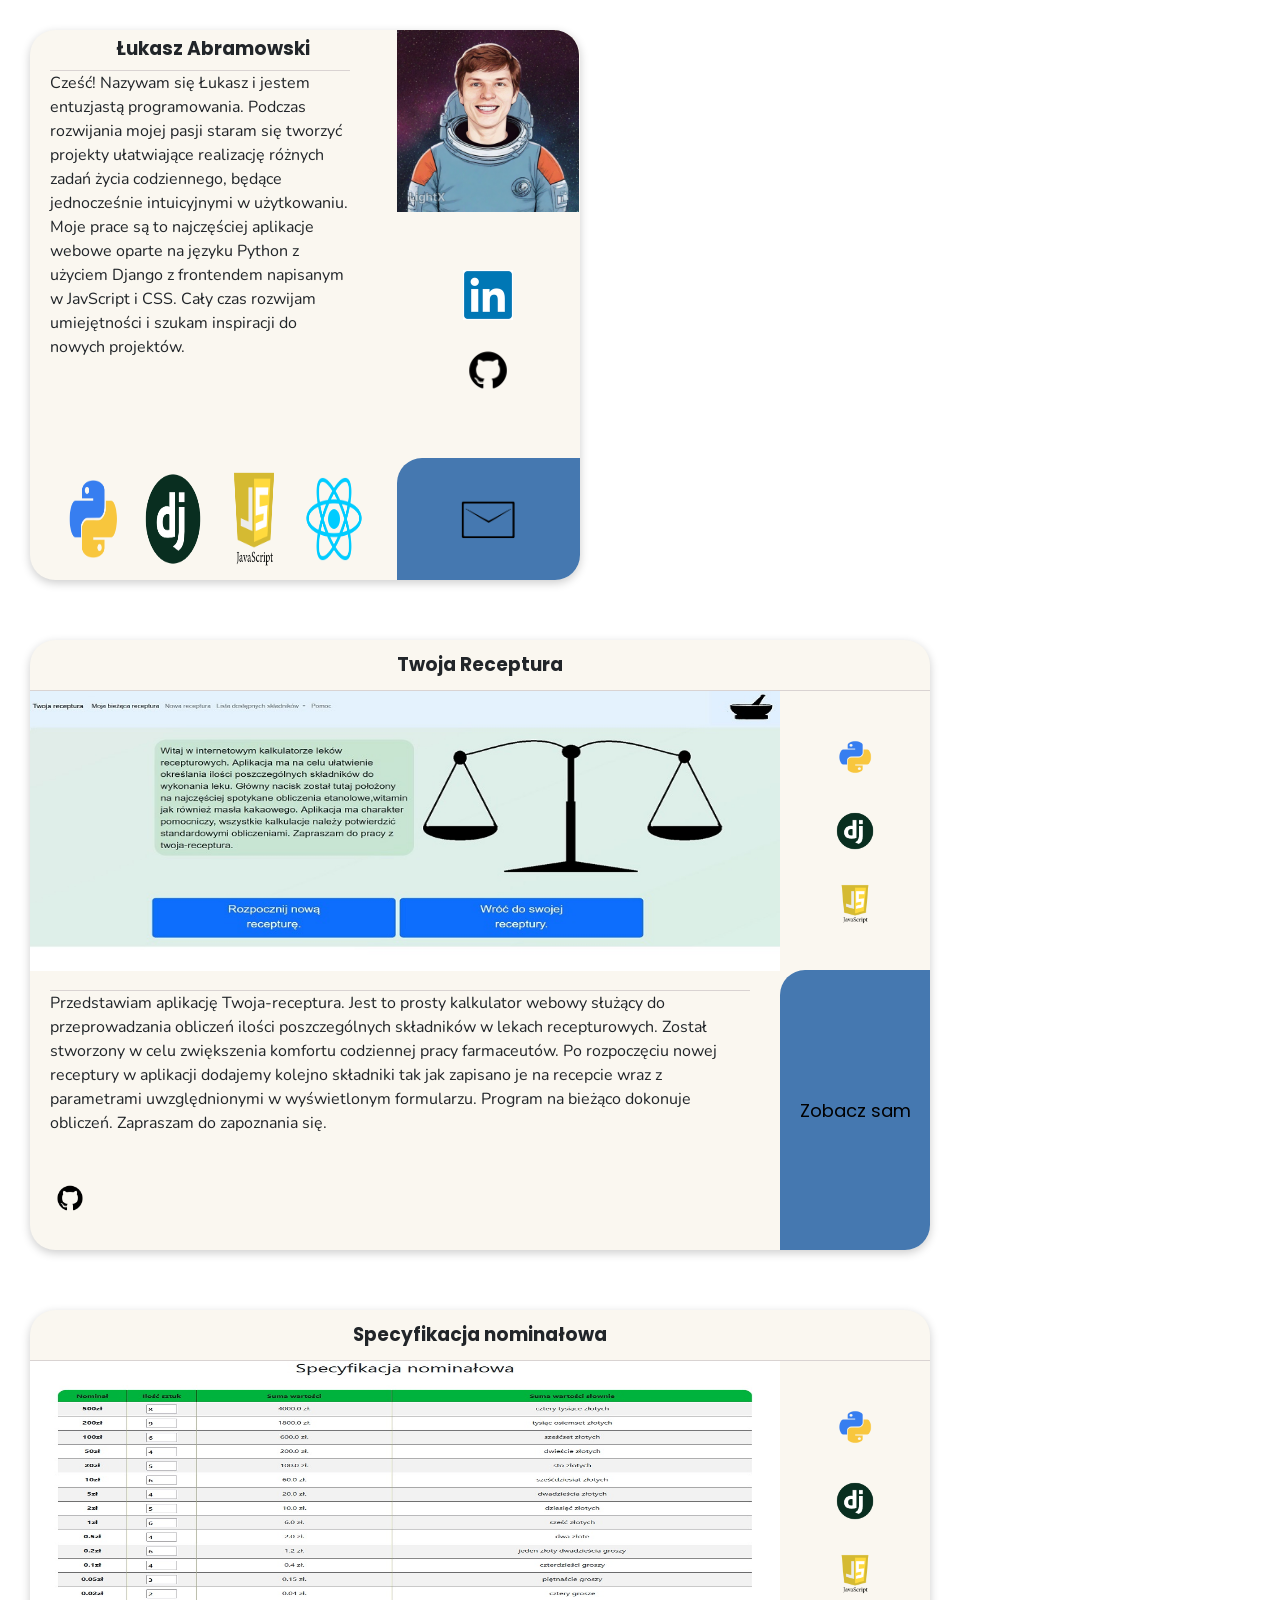
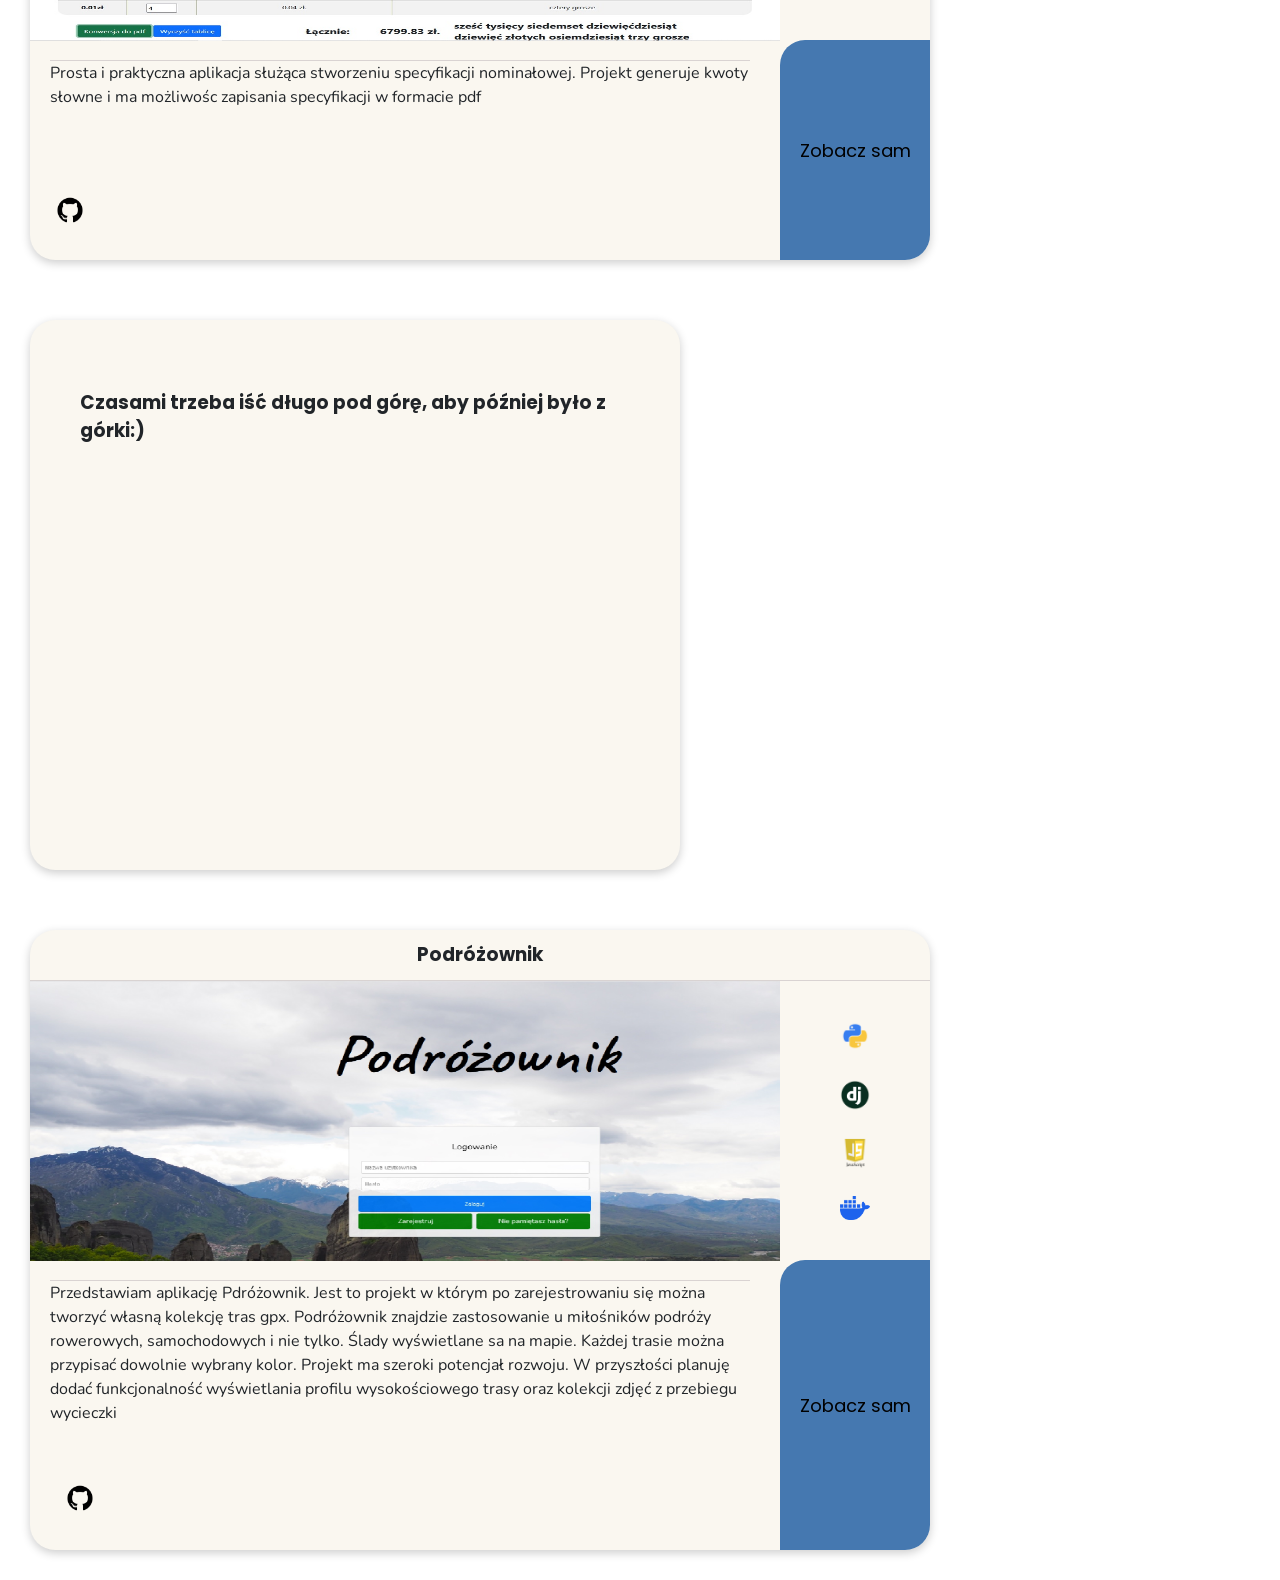
<file: site/index.html>
<head>
    <meta charset="UTF-8">

    <link rel="preconnect" href="https://fonts.googleapis.com">
    <link rel="preconnect" href="https://fonts.gstatic.com" crossorigin>
    <link href="https://fonts.googleapis.com/css2?family=Poppins:wght@700&display=swap" rel="stylesheet"> 
    <link href="https://fonts.googleapis.com/css2?family=Nunito&display=swap" rel="stylesheet"> 
    <link rel="stylesheet" href="https://cdn.jsdelivr.net/npm/bootstrap@4.0.0/dist/css/bootstrap.min.css" integrity="sha384-Gn5384xqQ1aoWXA+058RXPxPg6fy4IWvTNh0E263XmFcJlSAwiGgFAW/dAiS6JXm" crossorigin="anonymous">
<link rel="stylesheet" href="index.css">

</head>

<body>
    
    <moje-informacje name="Łukasz Abramowski" avatar="cosmos.jpg" envel="envelope.png" django="django.png" python="python.png" js="js.png" react="react.png" linkedin="linkedin.png" github="github.png"></moje-informacje>
    
    <twoja-receptura  avatar="receptura.jpg"  django="django.png" python="python.png" js="js.png" github="github.png"></twoja-receptura>
    <specyfikacja-nominalowa avatar="specyfikacja.jpg" django="django.png" python="python.png" js="js.png" github="github.png"></specyfikacja-nominalowa>
    <moje-motto></moje-motto>
    <podrozownik-app avatar="podrozownik.jpg"  django="django.png" python="python.png" js="js.png" docker="docker.png" github="github.png">></podrozownik-app>
<script src="about.js"></script>
<script src="receptura.js"></script> 
<script src="specyfikacja.js"></script> 
<script src="motto.js"></script>
    <script src="podrozownik.js"></script>
<script src="https://code.jquery.com/jquery-3.2.1.slim.min.js" integrity="sha384-KJ3o2DKtIkvYIK3UENzmM7KCkRr/rE9/Qpg6aAZGJwFDMVNA/GpGFF93hXpG5KkN" crossorigin="anonymous"></script>
<script src="https://cdn.jsdelivr.net/npm/popper.js@1.12.9/dist/umd/popper.min.js" integrity="sha384-ApNbgh9B+Y1QKtv3Rn7W3mgPxhU9K/ScQsAP7hUibX39j7fakFPskvXusvfa0b4Q" crossorigin="anonymous"></script>
<script src="https://cdn.jsdelivr.net/npm/bootstrap@4.0.0/dist/js/bootstrap.min.js" integrity="sha384-JZR6Spejh4U02d8jOt6vLEHfe/JQGiRRSQQxSfFWpi1MquVdAyjUar5+76PVCmYl" crossorigin="anonymous"></script>   
</body>
</file>
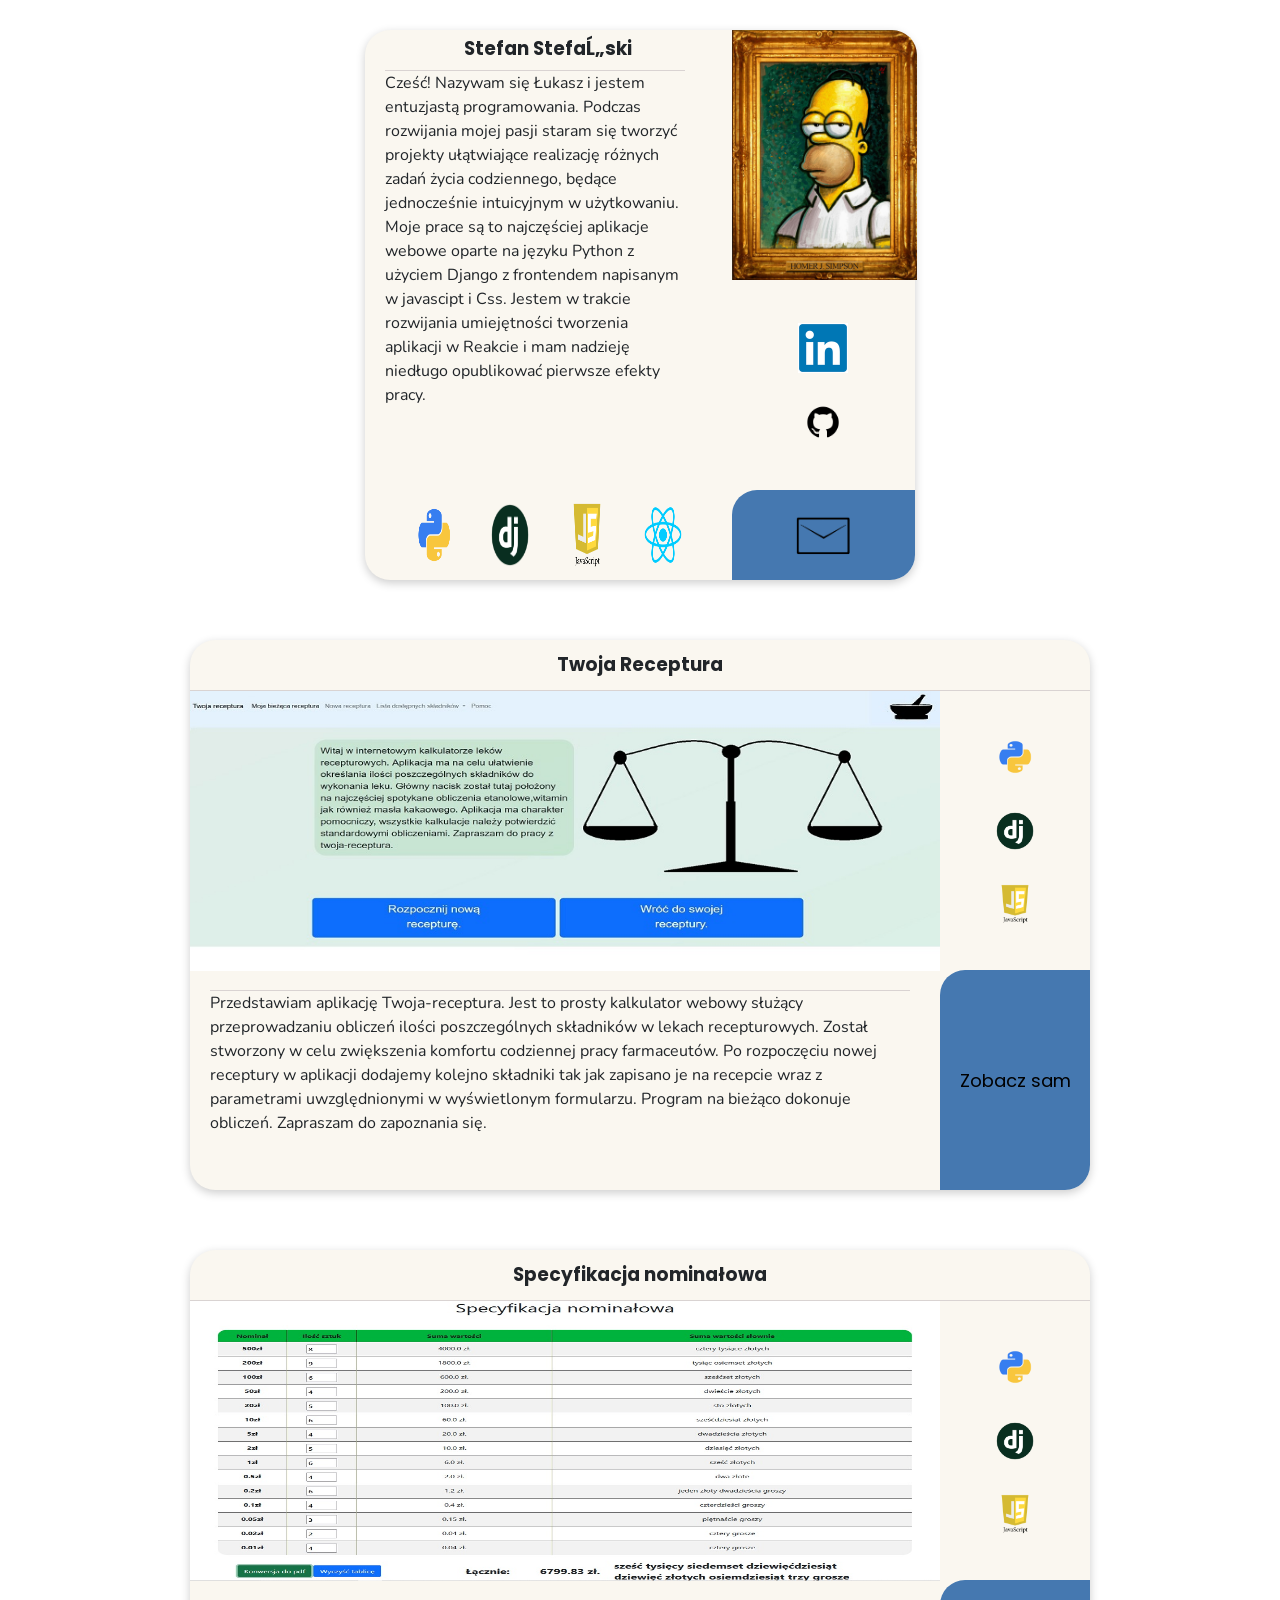
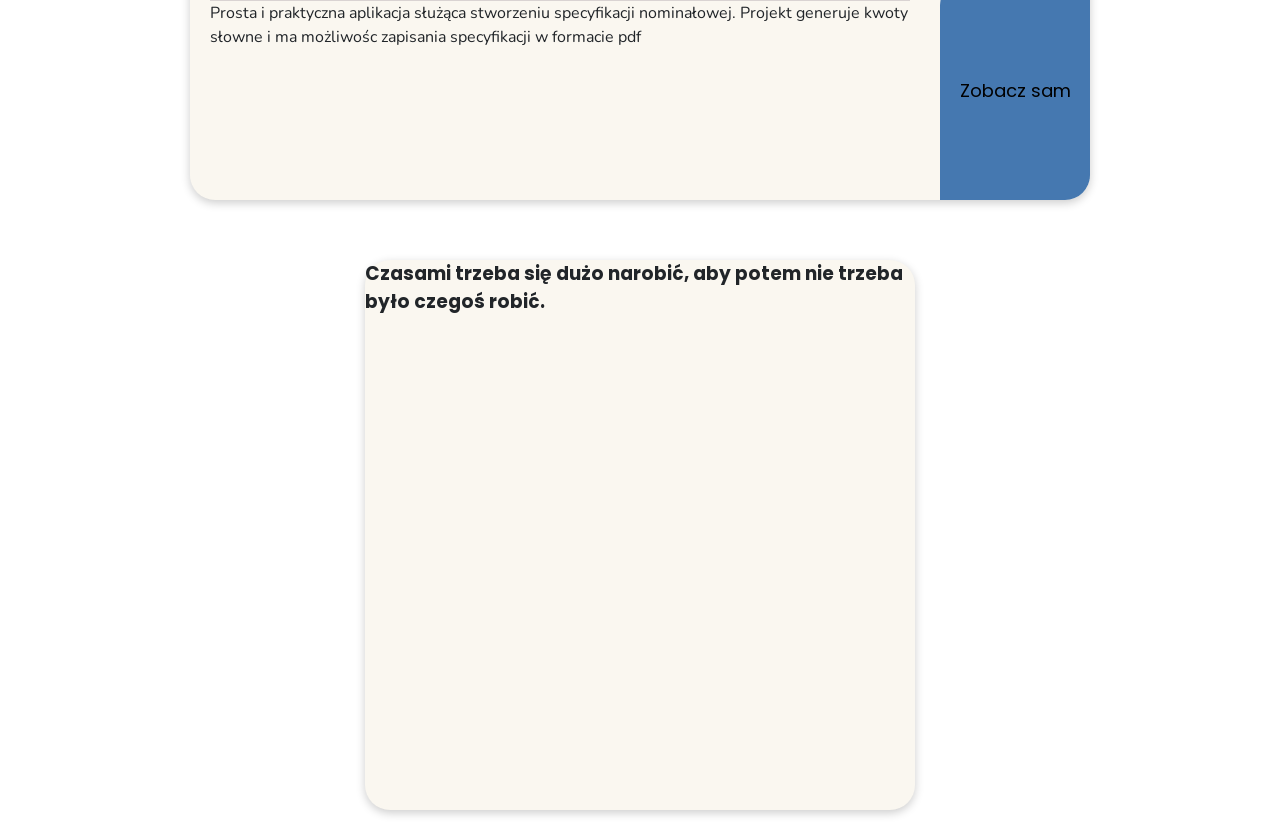
<file: home.html>
<head>
    

    <link rel="preconnect" href="https://fonts.googleapis.com">
    <link rel="preconnect" href="https://fonts.gstatic.com" crossorigin>
    <link href="https://fonts.googleapis.com/css2?family=Poppins:wght@700&display=swap" rel="stylesheet"> 
    <link href="https://fonts.googleapis.com/css2?family=Nunito&display=swap" rel="stylesheet"> 
    <link rel="stylesheet" href="https://cdn.jsdelivr.net/npm/bootstrap@4.0.0/dist/css/bootstrap.min.css" integrity="sha384-Gn5384xqQ1aoWXA+058RXPxPg6fy4IWvTNh0E263XmFcJlSAwiGgFAW/dAiS6JXm" crossorigin="anonymous">
<link rel="stylesheet" href="index.css">

</head>

<body>
    
    <moje-informacje name="Stefan Stefański" avatar="homer.jpg" envel="envelope.png" django="django.png" python="python.png" js="js.png" react="react.png" linkedin="linkedin.png" github="github.png"></moje-informacje>
    
    <twoja-receptura  avatar="receptura.jpg"  django="django.png" python="python.png" js="js.png"></twoja-receptura>
    <specyfikacja-nominalowa avatar="specyfikacja.jpg" django="django.png" python="python.png" js="js.png"></specyfikacja-nominalowa>
    <moje-motto></moje-motto>
<script src="about.js"></script>
<script src="receptura.js"></script> 
<script src="specyfikacja.js"></script> 
<script src="motto.js"></script>
<script src="https://code.jquery.com/jquery-3.2.1.slim.min.js" integrity="sha384-KJ3o2DKtIkvYIK3UENzmM7KCkRr/rE9/Qpg6aAZGJwFDMVNA/GpGFF93hXpG5KkN" crossorigin="anonymous"></script>
<script src="https://cdn.jsdelivr.net/npm/popper.js@1.12.9/dist/umd/popper.min.js" integrity="sha384-ApNbgh9B+Y1QKtv3Rn7W3mgPxhU9K/ScQsAP7hUibX39j7fakFPskvXusvfa0b4Q" crossorigin="anonymous"></script>
<script src="https://cdn.jsdelivr.net/npm/bootstrap@4.0.0/dist/js/bootstrap.min.js" integrity="sha384-JZR6Spejh4U02d8jOt6vLEHfe/JQGiRRSQQxSfFWpi1MquVdAyjUar5+76PVCmYl" crossorigin="anonymous"></script>   
</body>
</file>
<file: site/index.css>
body{
  background-color: white; 
  display : flex;

  flex-wrap: wrap;
}
</file>
<file: index.css>
body{
  background-color: white; 
  display : flex;
  justify-content: center;
  flex-wrap: wrap;
}
</file>
